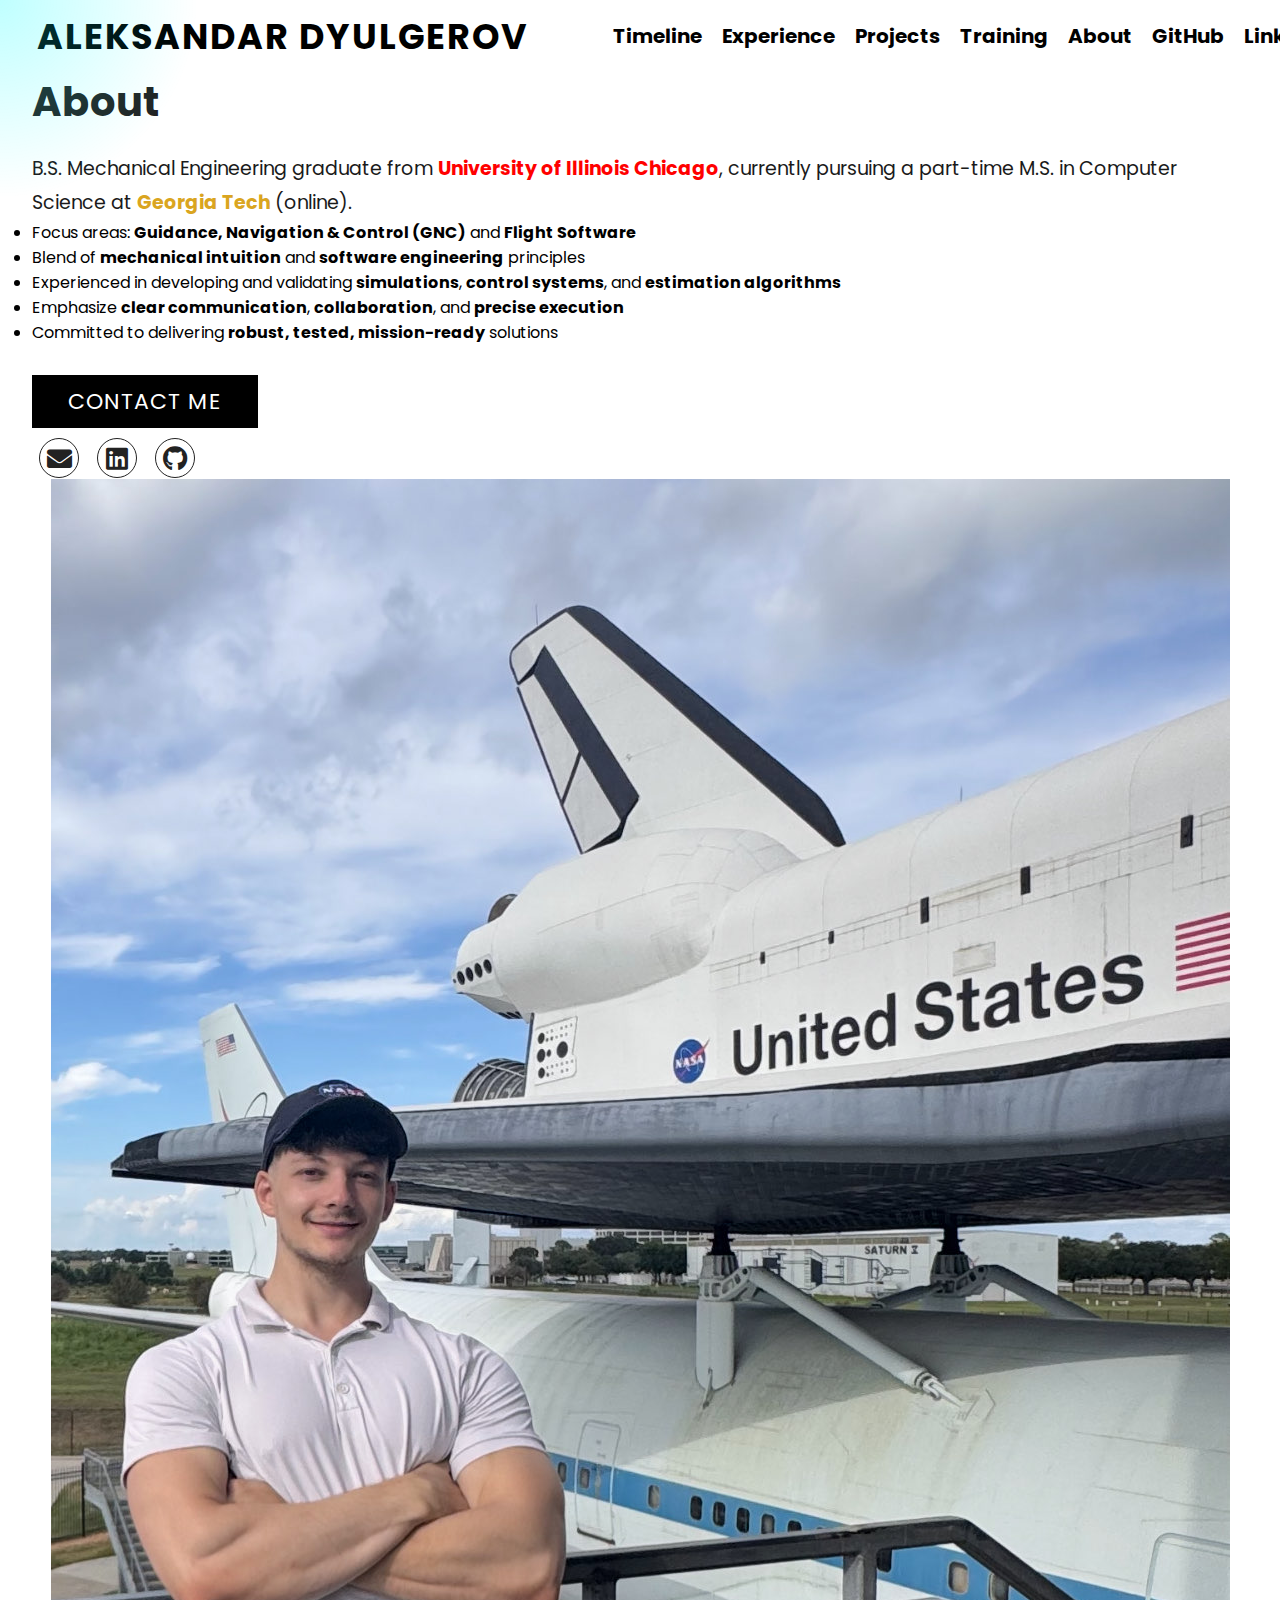
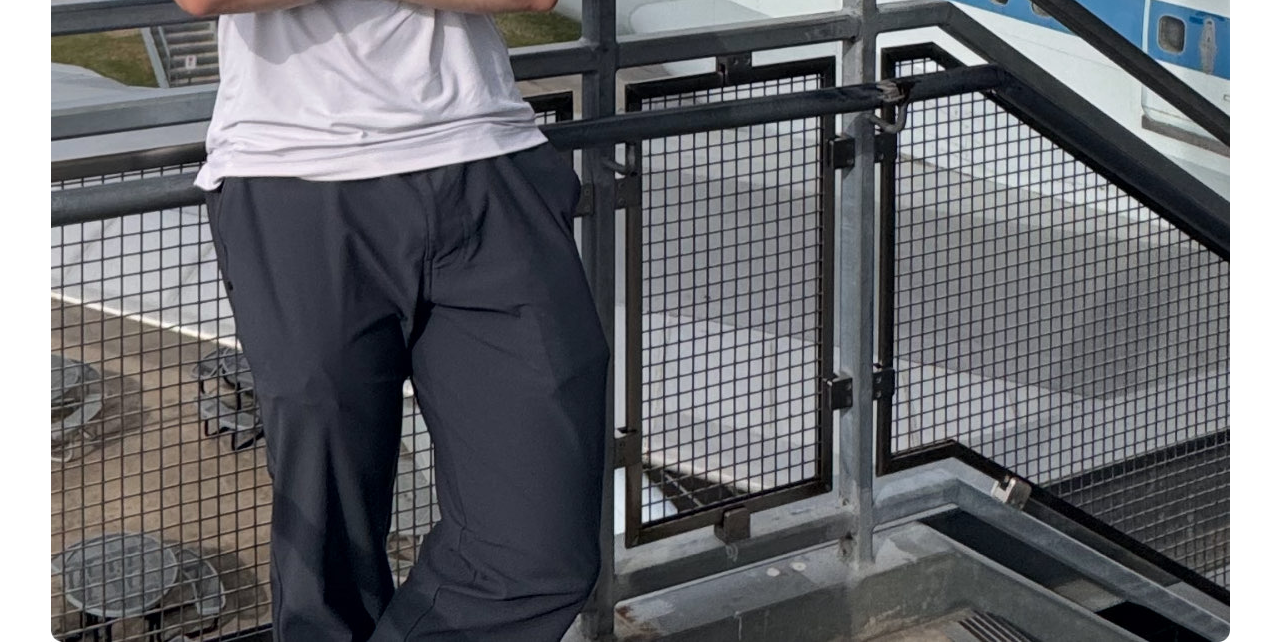
<file: about.html>
<!DOCTYPE html>
<html lang="en">

<head>
    <meta charset="UTF-8" />
    <meta http-equiv="X-UA-Compatible" content="IE=edge" />
    <meta name="viewport" content="width=device-width, initial-scale=1.0" />
    <link href="https://fonts.googleapis.com/css2?family=Poppins" rel="stylesheet" />
    <link href="https://cdn.jsdelivr.net/npm/bootstrap@5.0.2/dist/css/bootstrap.min.css" rel="stylesheet"
        integrity="sha384-EVSTQN3/azprG1Anm3QDgpJLIm9Nao0Yz1ztcQTwFspd3yD65VohhpuuCOmLASjC" crossorigin="anonymous" />
    <link rel="stylesheet" href="https://pro.fontawesome.com/releases/v5.10.0/css/all.css" />
    <link rel="stylesheet" href="style2.css" />
    <title>NAVIGATION</title>
</head>

<div class="custom-cursor"></div>

<body>
    
    <nav>
        <div class="logo">
          <h4>Aleksandar Dyulgerov</h4>
        </div>
        <ul class="nav-links">
          <li><a href="timeline/index.html" target="_blank">Timeline</a></li>
          <li><a href="index.html">Experience</a></li>
          <li><a href="personal_projects.html">Projects</a></li>
          <li><a href="career_programs.html">Training</a></li>
          <li><a href="about.html">About</a></li>
          <li><a href="https://github.com/adyulg" target="_blank">GitHub</a></li>
          <li><a href="https://www.linkedin.com/in/aleksandar-dyulgerov-35434b297/" target="_blank">LinkedIn</a></li>
        </ul>
        <div class="burger">
          <div class="line1"></div>
          <div class="line2"></div>
          <div class="line3"></div>
        </div>
      </nav>

    <div class="wrapper"></div>

    <section>
        <div class="container">
            <div class="row">
                <div class="content col-md-6">
                    <div class="content-inner">
                    <h3>About</h3>
                        <p>
                            B.S. Mechanical Engineering graduate from <span class="uic">University of Illinois Chicago</span>, currently pursuing a part-time M.S. in Computer Science at <span class="gt">Georgia Tech</span> (online).
                        </p>

                        <ul class="intro-list">
                            <li>Focus areas: <span class="highlight">Guidance, Navigation & Control (GNC)</span> and <span class="highlight">Flight Software</span></li>
                            <li>Blend of <span class="highlight">mechanical intuition</span> and <span class="highlight">software engineering</span> principles</li>
                            <li>Experienced in developing and validating <span class="highlight">simulations</span>, <span class="highlight">control systems</span>, and <span class="highlight">estimation algorithms</span></li>
                            <li>Emphasize <span class="highlight">clear communication</span>, <span class="highlight">collaboration</span>, and <span class="highlight">precise execution</span></li>
                            <li>Committed to delivering <span class="highlight">robust, tested, mission-ready</span> solutions</li>
                        </ul>
                    <div class="button">
                        <a href="">Contact Me</a>
                    </div>
                    <div class="social">
                        <a href="mailto:aleks.dyulgerov@outlook.com"><i class="fa fa-envelope"></i></a>
                        <a href="https://www.linkedin.com/in/aleksandar-dyulgerov-35434b297/" target="_blank"><i class="fab fa-linkedin"></i></a>
                        <a href="https://github.com/adyulg3/" target="_blank"><i class="fab fa-github"></i></a>
                    </div>
                </div>
                </div>
                <div class="image-section col-md-6">
                    <img src="./ncas/space_shuttle.jpg" alt="" />
                </div>
            </div>
        </div>
    </section>

    <script src="app.js"></script>
    <script src="https://cdn.jsdelivr.net/npm/bootstrap@5.0.2/dist/js/bootstrap.bundle.min.js"
        integrity="sha384-MrcW6ZMFYlzcLA8Nl+NtUVF0sA7MsXsP1UyJoMp4YLEuNSfAP+JcXn/tWtIaxVXM"
        crossorigin="anonymous"></script>
</body>

</html>
</file>
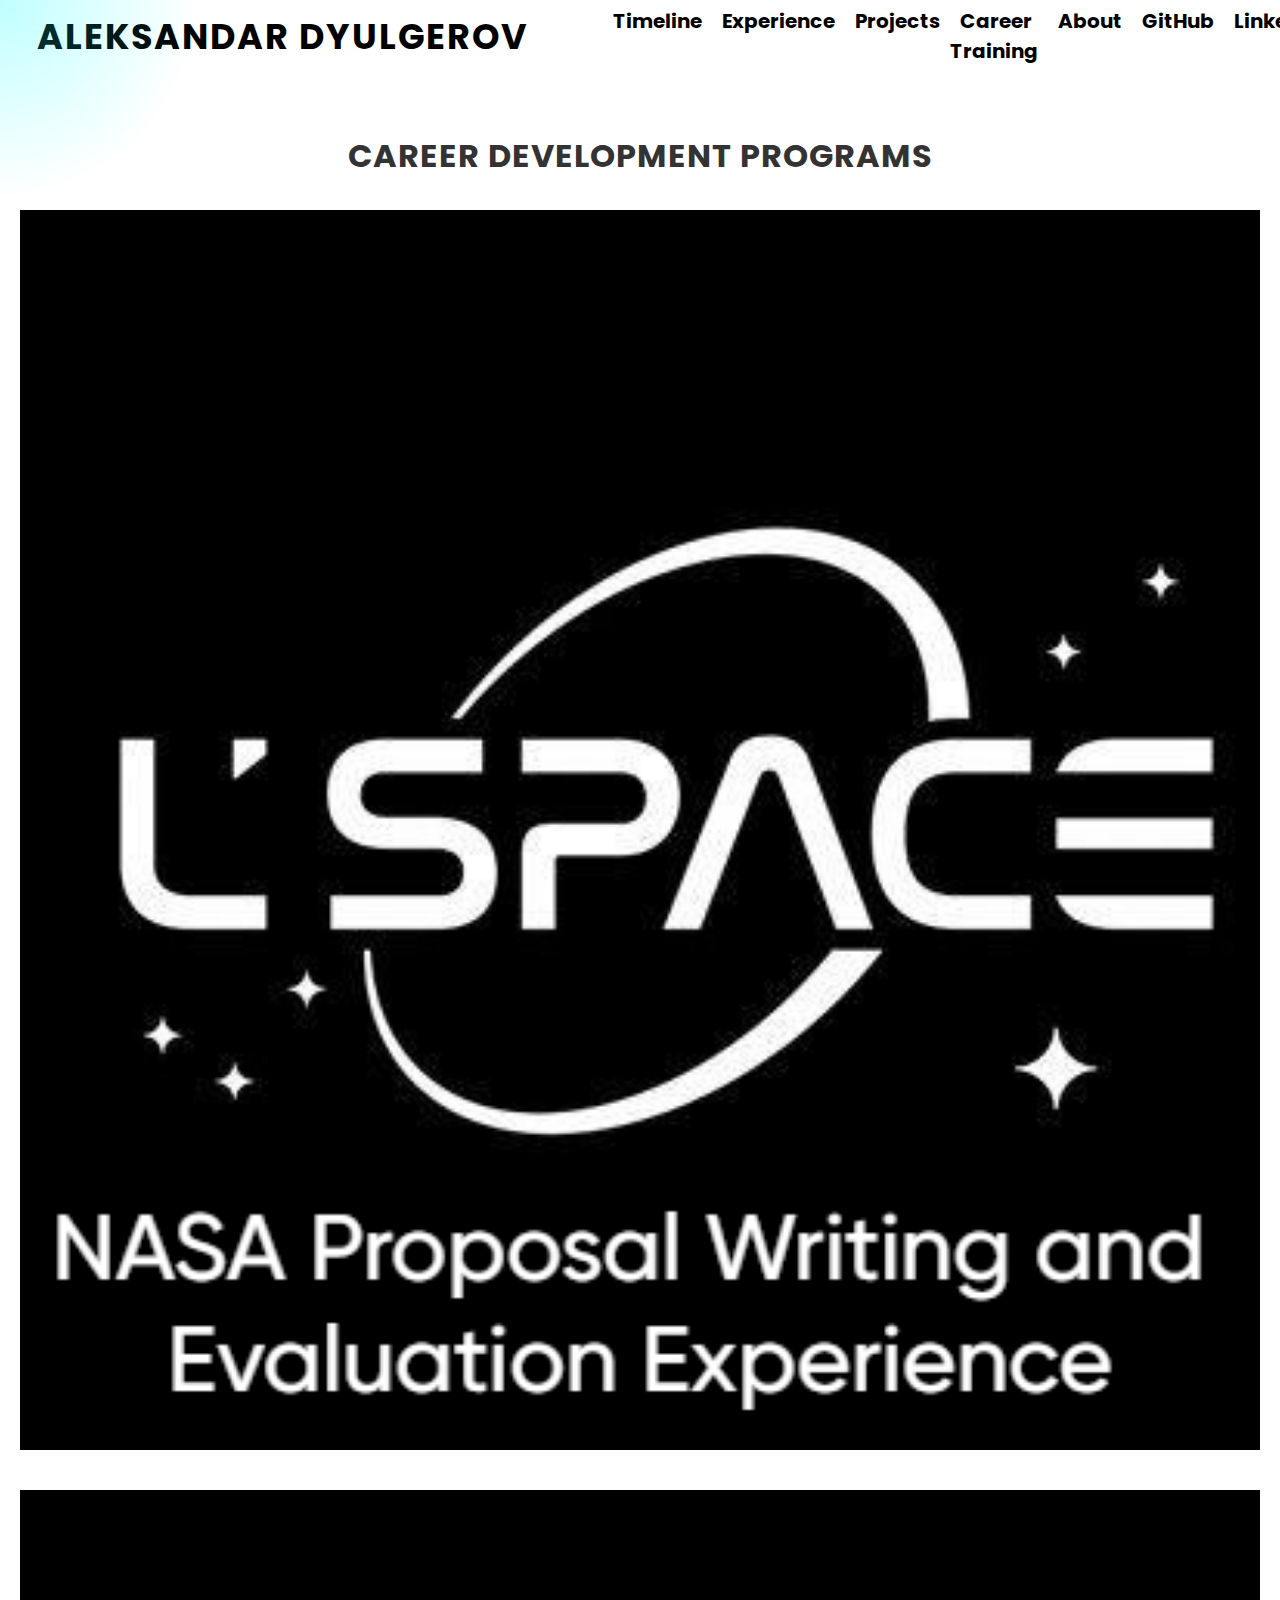
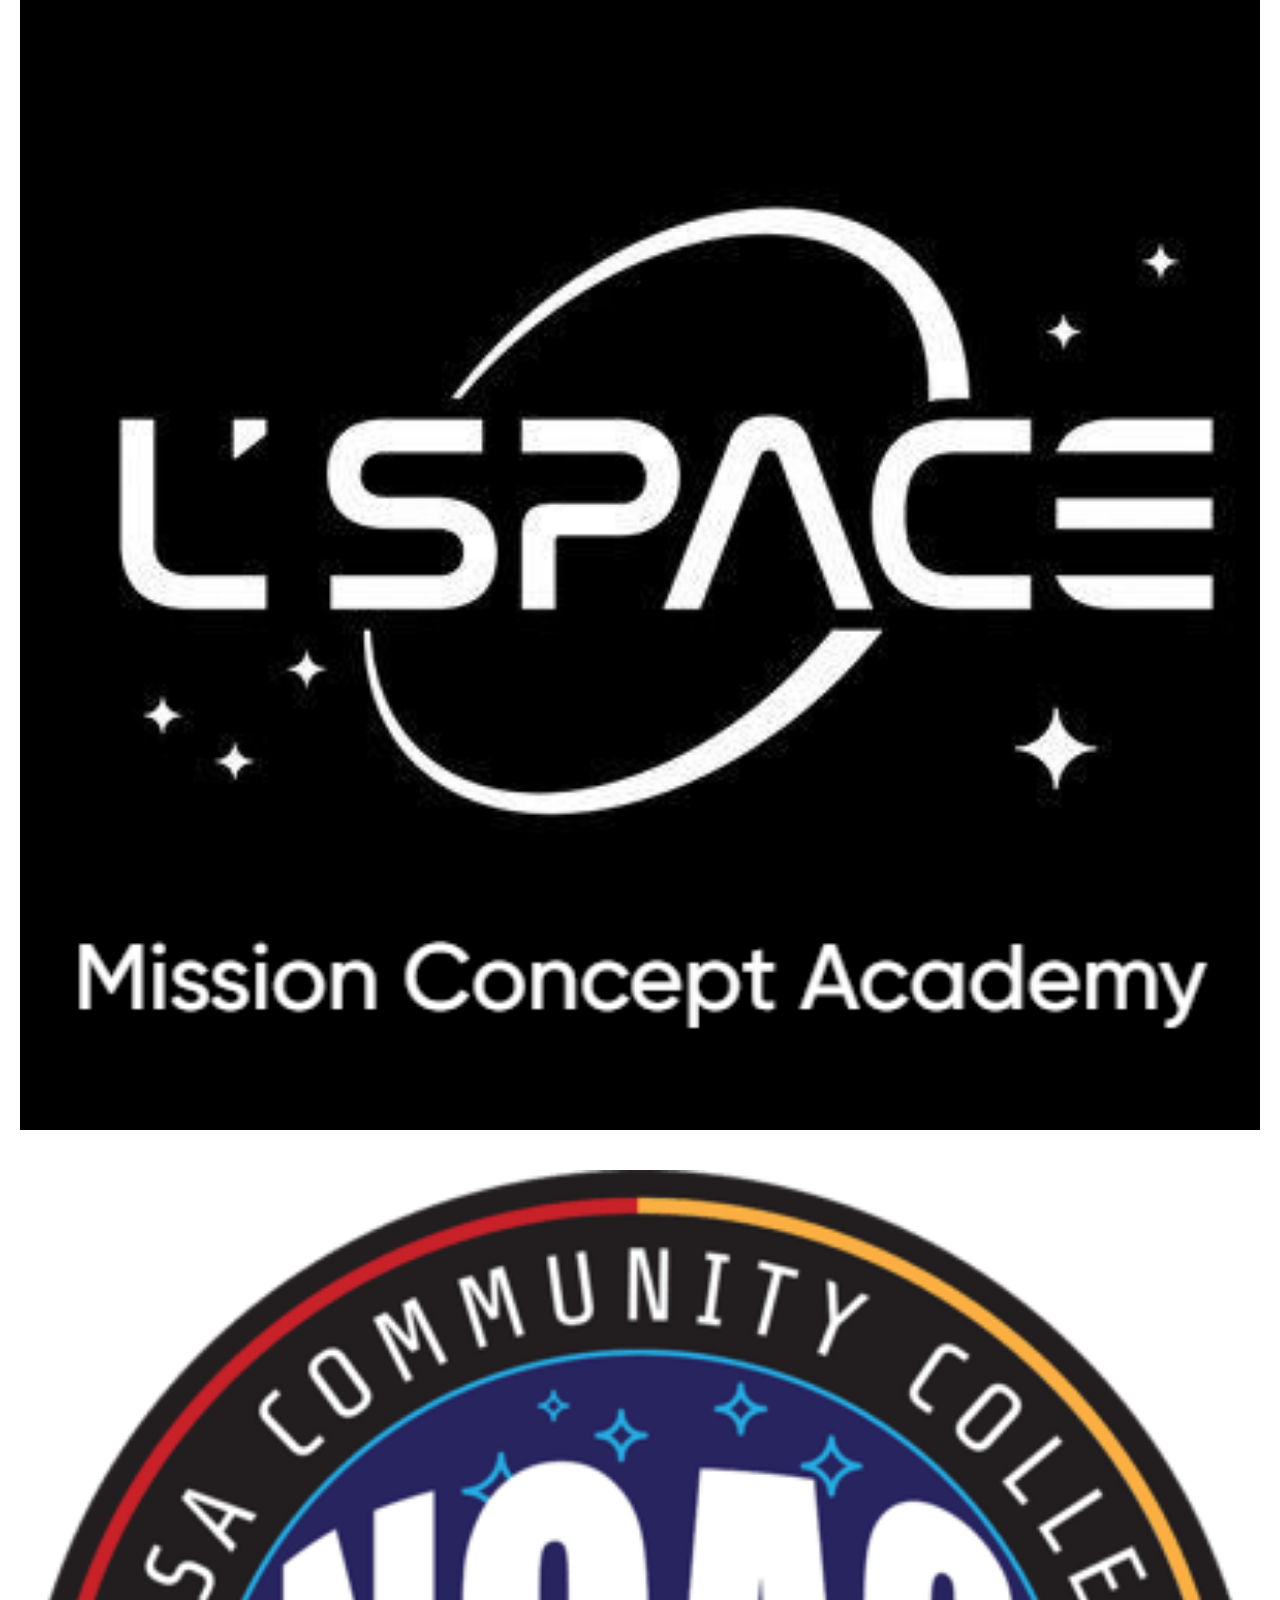
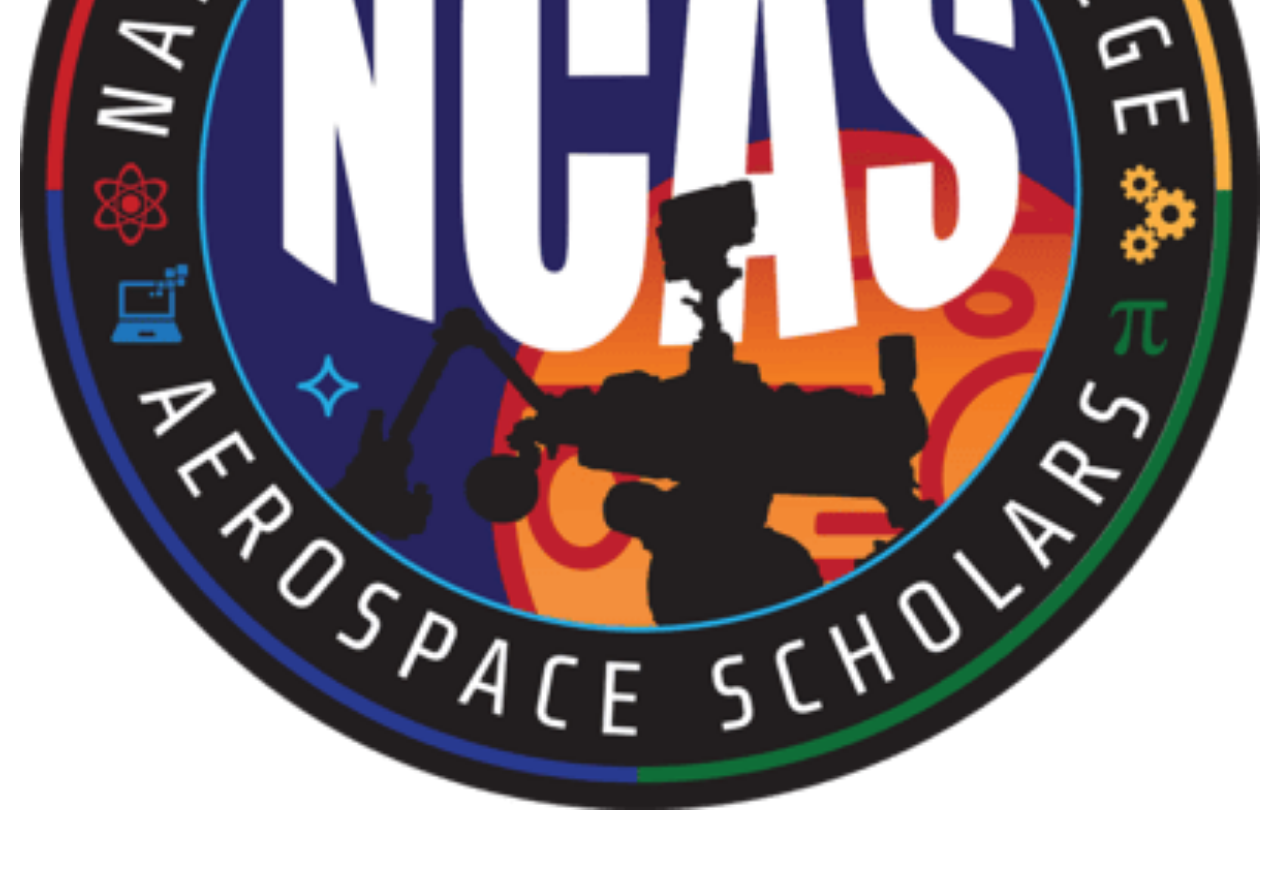
<file: career_programs.html>
<!DOCTYPE html>
<html lang="en">
  <head>
    <meta charset="UTF-8" />
    <meta http-equiv="X-UA-Compatible" content="IE=edge" />
    <meta name="viewport" content="width=device-width, initial-scale=1.0" />
    <link href="https://fonts.googleapis.com/css2?family=Poppins" rel="stylesheet" />
    <link
      href="https://cdn.jsdelivr.net/npm/bootstrap@5.0.2/dist/css/bootstrap.min.css"
      rel="stylesheet"
      integrity="sha384-EVSTQN3/azprG1Anm3QDgpJLIm9Nao0Yz1ztcQTwFspd3yD65VohhpuuCOmLASjC"
      crossorigin="anonymous"
    />
    <link rel="stylesheet" href="style2.css" />
    <title>Career Development Programs</title>
  </head>

  <div class="custom-cursor"></div>

  <body>
    <nav>
      <div class="logo">
        <h4>Aleksandar Dyulgerov</h4>
      </div>
      <ul class="nav-links">
        <li><a href="timeline/index.html" target="_blank">Timeline</a></li>
        <li><a href="index.html">Experience</a></li>
        <li><a href="personal_projects.html">Projects</a></li>
        <li><a href="#">Career Training</a></li>
        <li><a href="about.html">About</a></li>
        <li><a href="https://github.com/adyulg" target="_blank">GitHub</a></li>
        <li><a href="https://www.linkedin.com/in/aleksandar-dyulgerov-35434b297/" target="_blank">LinkedIn</a></li>
      </ul>
      <div class="burger">
        <div class="line1"></div>
        <div class="line2"></div>
        <div class="line3"></div>
      </div>
    </nav>

    <!-- CAREER DEVELOPMENT PROGRAMS -->
    <div class="section-header container">
      <h2>Career Development Programs</h2>
    </div>
    <div class="img-area container">
      <div class="row">
        <div class="single-img col-sm-4">
          <div class="single-img-no-padding">
            <img src="ncas/LSPACE_NPWEE.jpg" class="img" />
            <div class="img-overlay">
              <div class="text-area">
                L'Space NPWEE <br />
                <span>Fall 2022</span>
              </div>
            </div>
          </div>
        </div>

        <div class="single-img col-sm-4">
          <div class="single-img-no-padding">
            <img src="ncas/LSPACE_MCA.jpg" class="img" />
            <div class="img-overlay">
              <div class="text-area">
                L'Space MCA <br />
                <span>Spring 2022</span>
              </div>
            </div>
          </div>
        </div>

        <div class="single-img col-sm-4">
          <div class="single-img-no-padding">
            <img src="ncas/ncas_resized.png" class="img" />
            <div class="img-overlay">
              <div class="text-area">
                NASA Community College Aerospace Scholars <br />
                <span>Spring & Fall 2021</span>
              </div>
            </div>
          </div>
        </div>
      </div>
    </div>

    <script src="app.js"></script>
    <script
      src="https://cdn.jsdelivr.net/npm/bootstrap@5.0.2/dist/js/bootstrap.bundle.min.js"
      integrity="sha384-MrcW6ZMFYlzcLA8Nl+NtUVF0sA7MsXsP1UyJoMp4YLEuNSfAP+JcXn/tWtIaxVXM"
      crossorigin="anonymous"
    ></script>
  </body>
</html>
</file>
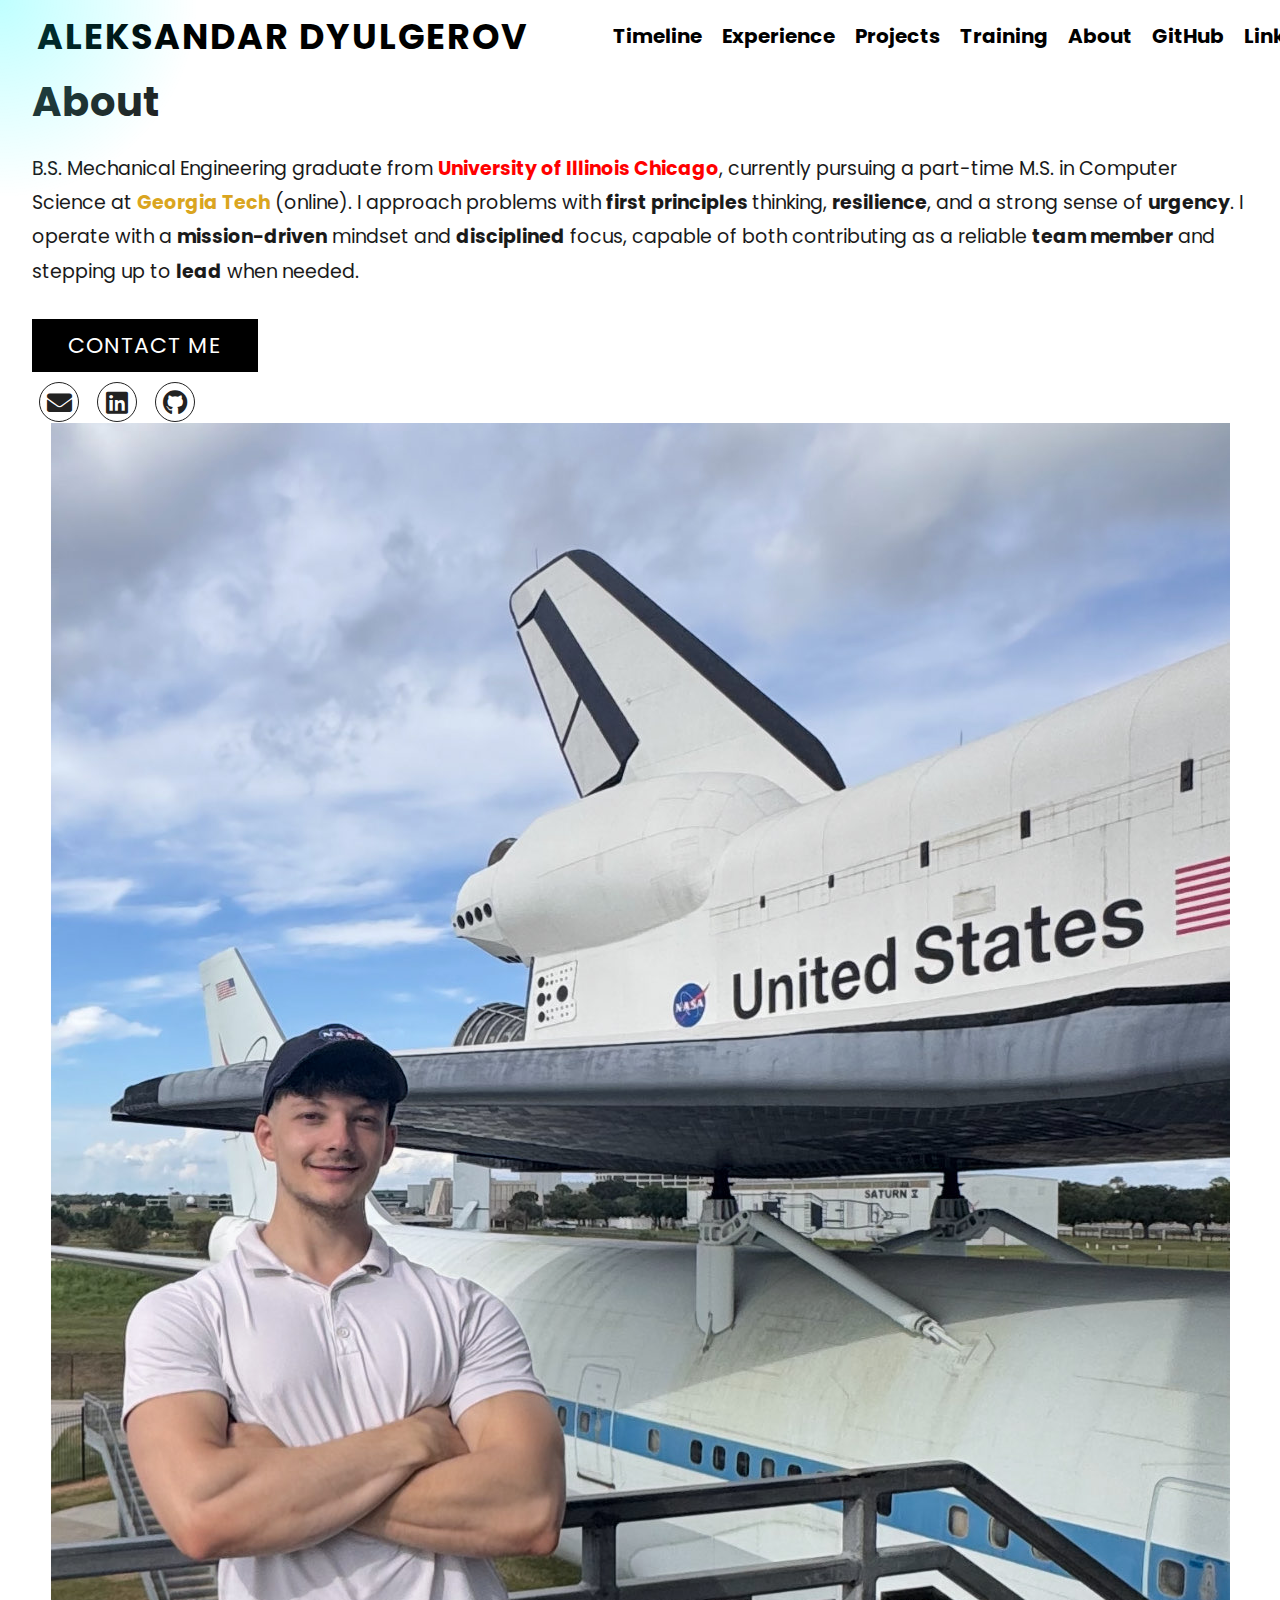
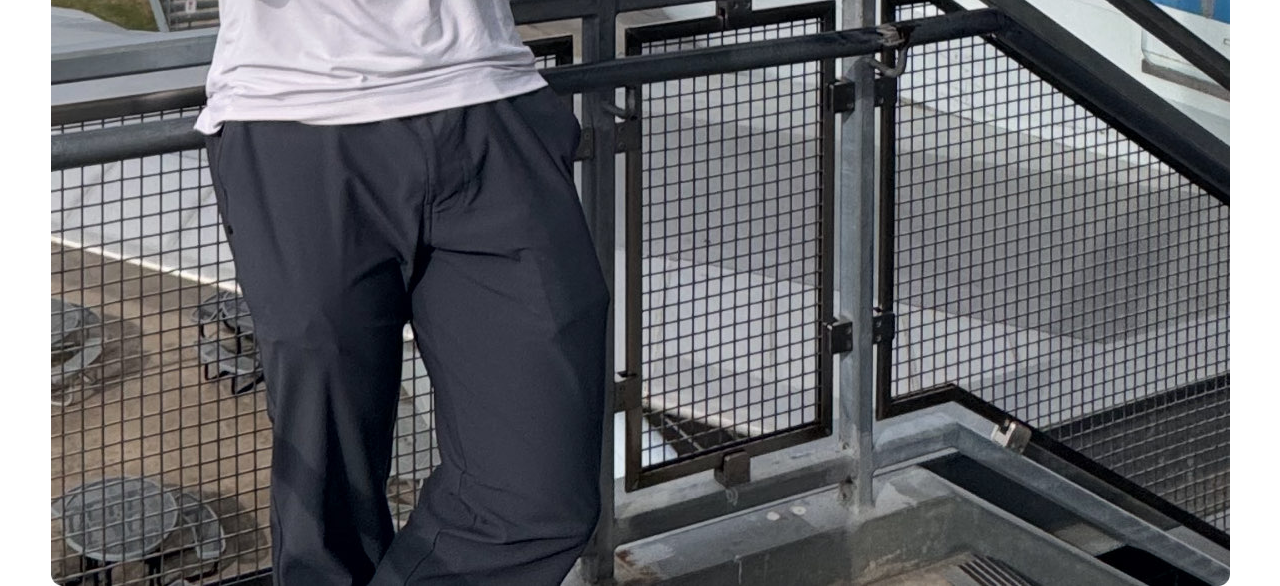
<file: myWeb/about.html>
<!DOCTYPE html>
<html lang="en">

<head>
    <meta charset="UTF-8" />
    <meta http-equiv="X-UA-Compatible" content="IE=edge" />
    <meta name="viewport" content="width=device-width, initial-scale=1.0" />
    <link href="https://fonts.googleapis.com/css2?family=Poppins" rel="stylesheet" />
    <link href="https://cdn.jsdelivr.net/npm/bootstrap@5.0.2/dist/css/bootstrap.min.css" rel="stylesheet"
        integrity="sha384-EVSTQN3/azprG1Anm3QDgpJLIm9Nao0Yz1ztcQTwFspd3yD65VohhpuuCOmLASjC" crossorigin="anonymous" />
    <link rel="stylesheet" href="https://pro.fontawesome.com/releases/v5.10.0/css/all.css" />
    <link rel="stylesheet" href="style.css" />
    <title>NAVIGATION</title>
</head>

<div class="custom-cursor"></div>

<body>
    
    <nav>
        <div class="logo">
          <h4>Aleksandar Dyulgerov</h4>
        </div>
        <ul class="nav-links">
          <li><a href="timeline/index.html">Timeline</a></li>
          <li><a href="index.html">Experience</a></li>
          <li><a href="personal_projects.html">Projects</a></li>
          <li><a href="career_programs.html">Training</a></li>
          <li><a href="about.html">About</a></li>
          <li><a href="https://github.com/adyulg" target="_blank">GitHub</a></li>
          <li><a href="https://www.linkedin.com/in/aleksandar-dyulgerov-35434b297/" target="_blank">LinkedIn</a></li>
        </ul>
        <div class="burger">
          <div class="line1"></div>
          <div class="line2"></div>
          <div class="line3"></div>
        </div>
      </nav>

    <div class="wrapper"></div>

    <section>
        <div class="container">
            <div class="row">
                <div class="content col-md-6">
                    <div class="content-inner">
                    <h3>About</h3>
                    <p>
                        B.S. Mechanical Engineering graduate from <span class="uic">University of Illinois Chicago</span>, currently pursuing a part-time M.S. in Computer Science at <span class="gt">Georgia Tech</span> (online). I approach problems with <span class="highlight"> first principles </span> thinking, <span class="highlight">resilience</span>, and a strong sense of <span class="highlight">urgency</span>. I operate with a <span class="highlight"> mission-driven</span> mindset and <span class="highlight">disciplined</span> focus, capable of both contributing as a reliable <span class="highlight">team member</span> and stepping up to <span class="highlight">lead</span> when needed.
                    </p>
                    <div class="button">
                        <a href="">Contact Me</a>
                    </div>
                    <div class="social">
                        <a href="mailto:aleks.dyulgerov@outlook.com"><i class="fa fa-envelope"></i></a>
                        <a href="https://www.linkedin.com/in/aleksandar-dyulgerov-35434b297/" target="_blank"><i class="fab fa-linkedin"></i></a>
                        <a href="https://github.com/adyulg" target="_blank"><i class="fab fa-github"></i></a>
                    </div>
                </div>
                </div>
                <div class="image-section col-md-6">
                    <img src="./ncas/space_shuttle.jpg" alt="" />
                </div>
            </div>
        </div>
    </section>

    <script src="app.js"></script>
    <script src="https://cdn.jsdelivr.net/npm/bootstrap@5.0.2/dist/js/bootstrap.bundle.min.js"
        integrity="sha384-MrcW6ZMFYlzcLA8Nl+NtUVF0sA7MsXsP1UyJoMp4YLEuNSfAP+JcXn/tWtIaxVXM"
        crossorigin="anonymous"></script>
</body>

</html>
</file>
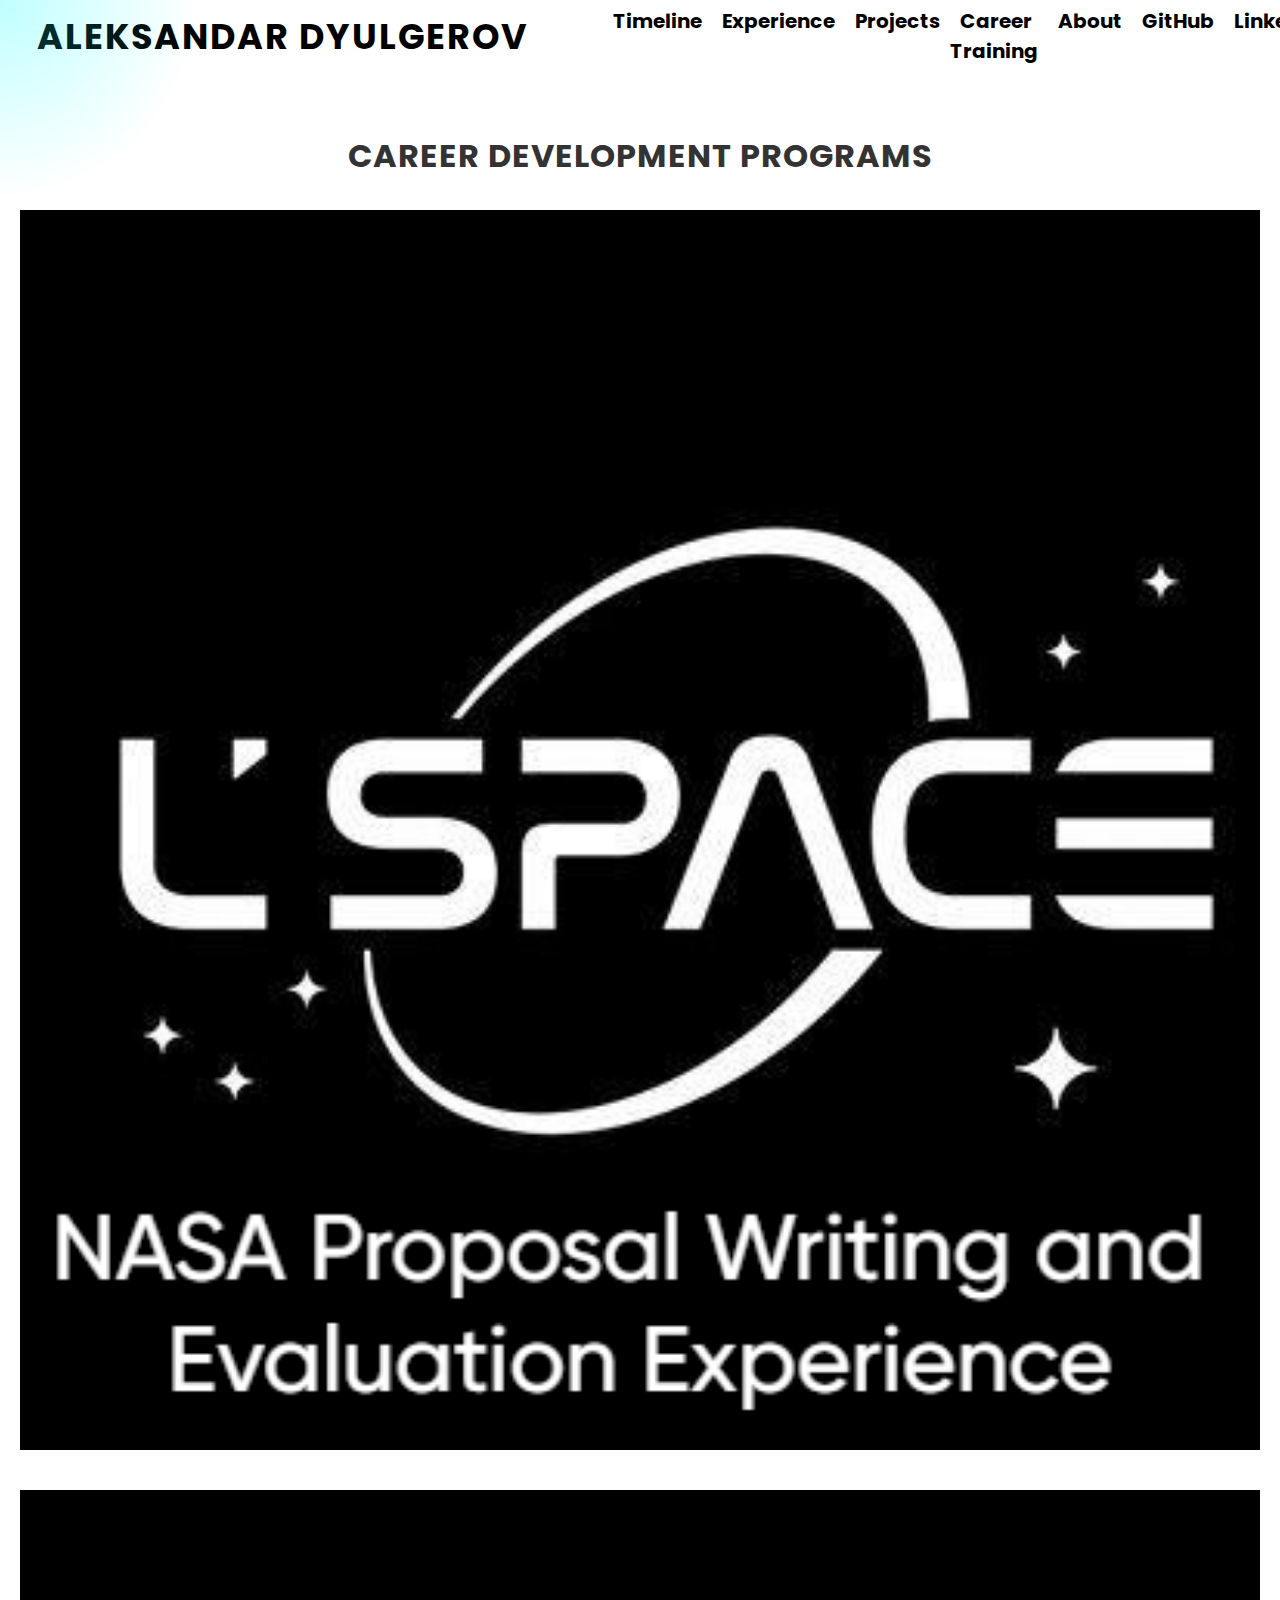
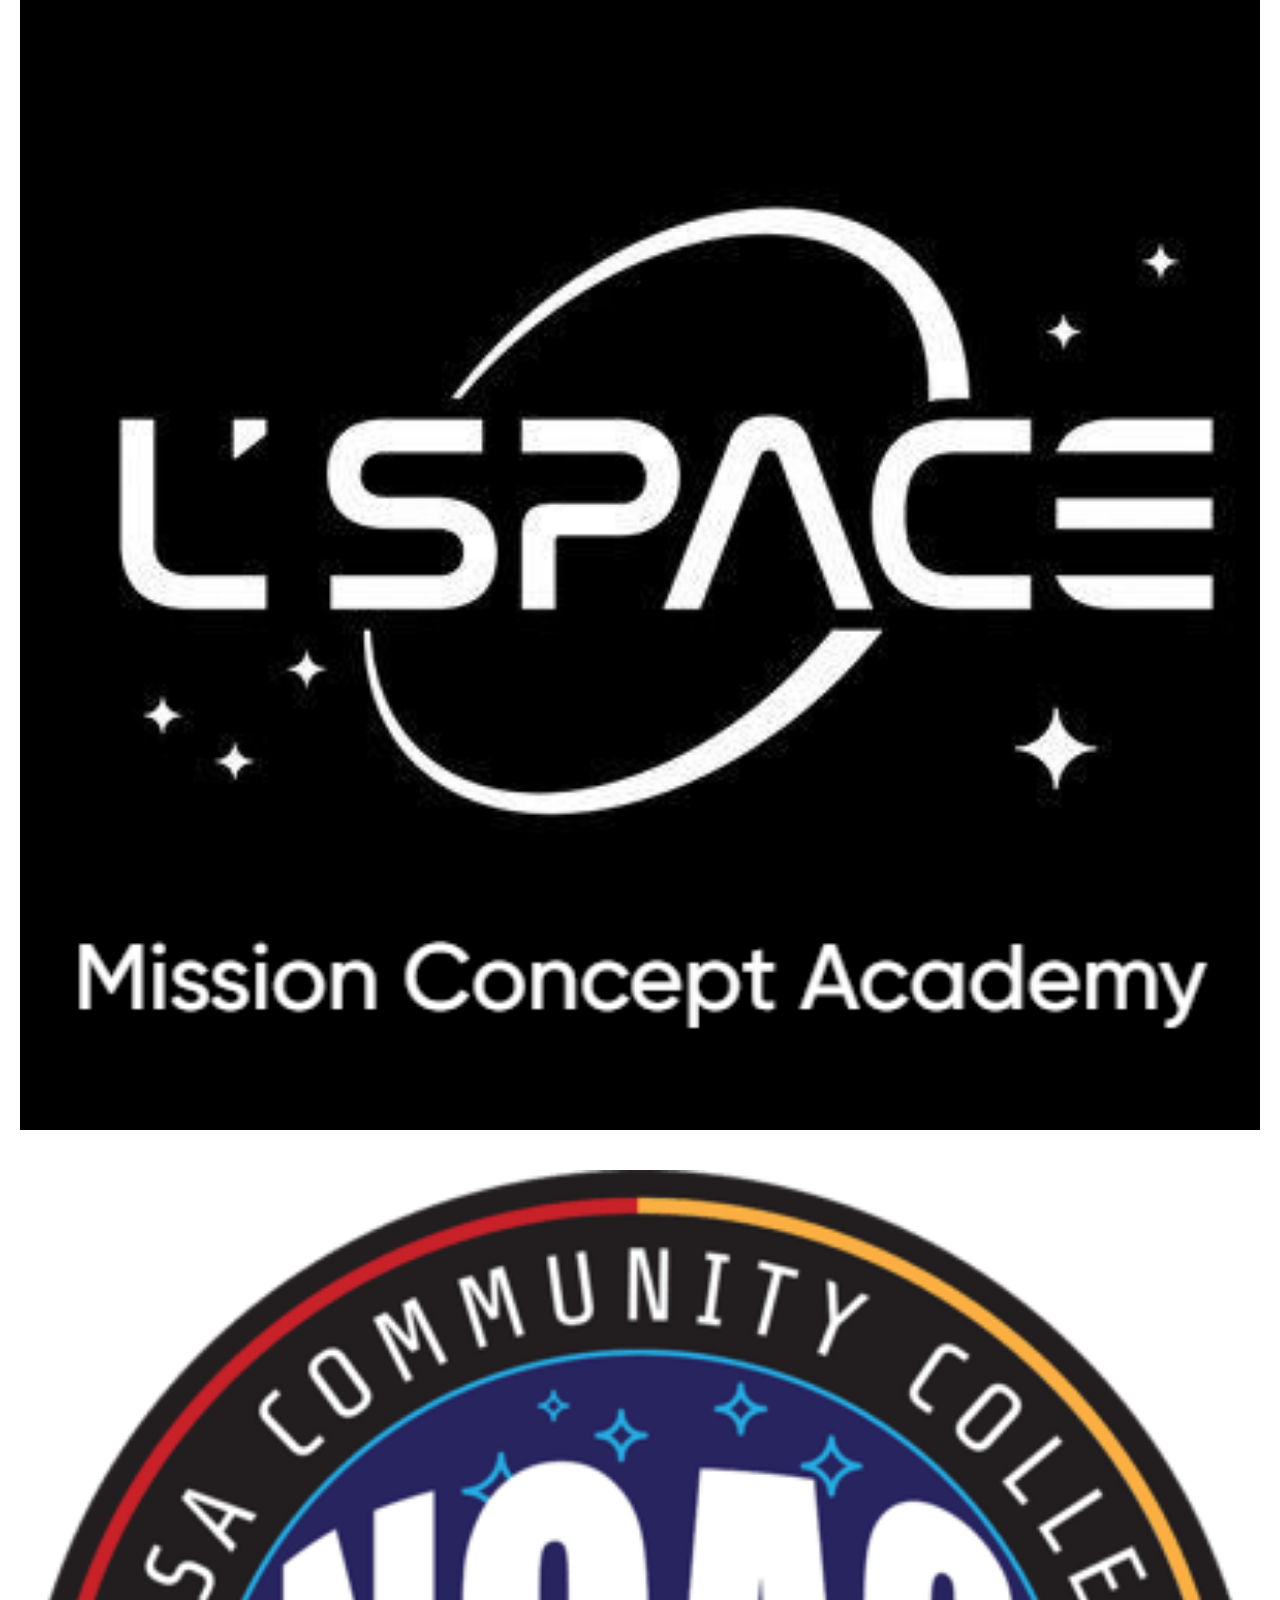
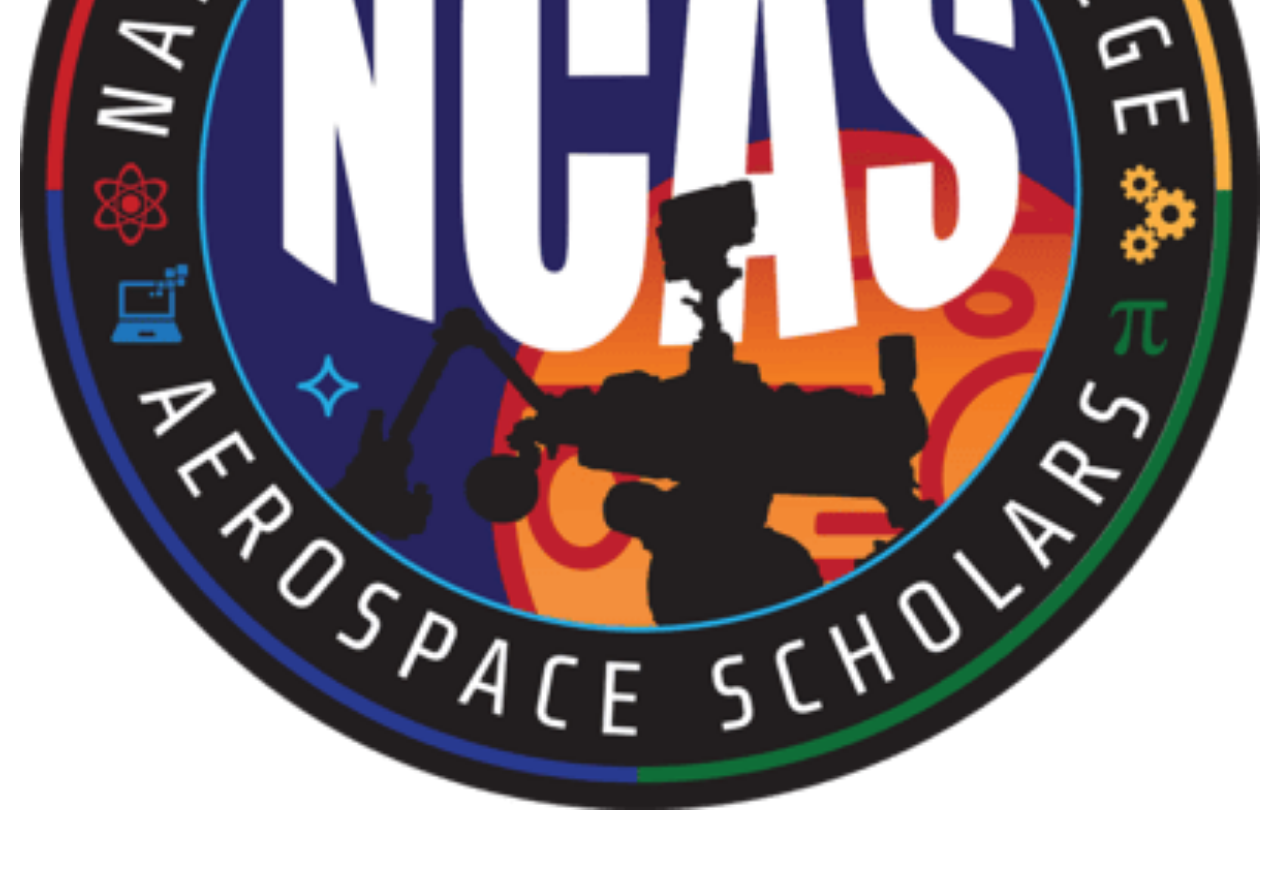
<file: myWeb/career_programs.html>
<!DOCTYPE html>
<html lang="en">
  <head>
    <meta charset="UTF-8" />
    <meta http-equiv="X-UA-Compatible" content="IE=edge" />
    <meta name="viewport" content="width=device-width, initial-scale=1.0" />
    <link href="https://fonts.googleapis.com/css2?family=Poppins" rel="stylesheet" />
    <link
      href="https://cdn.jsdelivr.net/npm/bootstrap@5.0.2/dist/css/bootstrap.min.css"
      rel="stylesheet"
      integrity="sha384-EVSTQN3/azprG1Anm3QDgpJLIm9Nao0Yz1ztcQTwFspd3yD65VohhpuuCOmLASjC"
      crossorigin="anonymous"
    />
    <link rel="stylesheet" href="style.css" />
    <title>Career Development Programs</title>
  </head>

  <div class="custom-cursor"></div>

  <body>
    <nav>
      <div class="logo">
        <h4>Aleksandar Dyulgerov</h4>
      </div>
      <ul class="nav-links">
        <li><a href="timeline/index.html">Timeline</a></li>
        <li><a href="index.html">Experience</a></li>
        <li><a href="personal_projects.html">Projects</a></li>
        <li><a href="#">Career Training</a></li>
        <li><a href="about.html">About</a></li>
        <li><a href="https://github.com/adyulg" target="_blank">GitHub</a></li>
        <li><a href="https://www.linkedin.com/in/aleksandar-dyulgerov-35434b297/" target="_blank">LinkedIn</a></li>
      </ul>
      <div class="burger">
        <div class="line1"></div>
        <div class="line2"></div>
        <div class="line3"></div>
      </div>
    </nav>

    <!-- CAREER DEVELOPMENT PROGRAMS -->
    <div class="section-header container">
      <h2>Career Development Programs</h2>
    </div>
    <div class="img-area container">
      <div class="row">
        <div class="single-img col-sm-4">
          <div class="single-img-no-padding">
            <img src="ncas/LSPACE_NPWEE.jpg" class="img" />
            <div class="img-overlay">
              <div class="text-area">
                L'Space NPWEE <br />
                <span>Fall 2022</span>
              </div>
            </div>
          </div>
        </div>

        <div class="single-img col-sm-4">
          <div class="single-img-no-padding">
            <img src="ncas/LSPACE_MCA.jpg" class="img" />
            <div class="img-overlay">
              <div class="text-area">
                L'Space MCA <br />
                <span>Spring 2022</span>
              </div>
            </div>
          </div>
        </div>

        <div class="single-img col-sm-4">
          <div class="single-img-no-padding">
            <img src="ncas/ncas_resized.png" class="img" />
            <div class="img-overlay">
              <div class="text-area">
                NASA Community College Aerospace Scholars <br />
                <span>Spring & Fall 2021</span>
              </div>
            </div>
          </div>
        </div>
      </div>
    </div>

    <script src="app.js"></script>
    <script
      src="https://cdn.jsdelivr.net/npm/bootstrap@5.0.2/dist/js/bootstrap.bundle.min.js"
      integrity="sha384-MrcW6ZMFYlzcLA8Nl+NtUVF0sA7MsXsP1UyJoMp4YLEuNSfAP+JcXn/tWtIaxVXM"
      crossorigin="anonymous"
    ></script>
  </body>
</html>
</file>
<file: style2.css>
*{
    margin: 0px;
    padding: 0px;
    box-sizing: border-box;
    font-family: 'Poppins', sans-serif;
    /* line-height: 1; */
}

nav{
    display: flex;
    justify-content: space-around;
    align-items: center;
    min-height: 8vh;
    background-color: #ffffff;
    font-family: 'Poppins', sans-serif;
}

.logo h4{
    color: rgb(0, 0, 0);
    text-transform: uppercase;
    letter-spacing: 2px;
    font-size: 35px;
}

.logo h4:hover {
    color: rgb(0, 139, 139);
    transition: color 0.3s ease;
  }

.nav-links{
    display: flex;
    justify-content: space-around;
    width: 50%;
}

.nav-links li{
    list-style: none;
}

.nav-links a{
    color: rgb(0, 0, 0);
    text-decoration: none;
    letter-spacing: none;
    font-weight: bold;
    font-size: 20px;
    padding: 0 10px;
}

.burger{
    display: none;
    cursor: pointer;
}

.burger div{
    width: 25px;
    height: 2px;
    background-color: rgb(0, 0, 0);
    margin: 5px;
    transition: all 0.3s ease;
}

@media screen and (max-width: 1024px){
    .nav-links{
        width: 60%;
    }
}

@media screen and (max-width: 768px){
    body{
        overflow-x: hidden;
    }
    .nav-links{
        position: absolute;
        right: 0px;
        height: 92vh;
        top: 8vh;
        background-color: #ffffff;
        display: flex;
        flex-direction: column;
        align-items: center;
        width: 100%;
        transform: translateX(100%);
        transition: transform 0.8s ease-in;
    }
    .nav-links li{
        opacity: 0;
    }
    .burger{
        display: block;
    }
}

.nav-active{
    transform: translateX(0%);
}

@keyframes navLinkFade{
    from{
        opacity: 0;
        transform: translateX(50px);
    }
    to{
        opacity: 1;
        transform: translateX(0px);
    }
}

.toggle .line1{
    transform: rotate(-45deg) translate(-5px,6px);
}

.toggle .line2{
    opacity: 0;
}

.toggle .line3{
    transform: rotate(45deg) translate(-5px,-6px);
}

.img-area{
    width: 100%;
    /* margin: 10% auto; */

    /* top, right, bottom, left */
    margin: -20px auto 40px auto;
}

.single-img{
    padding: 20px;
    position: relative;
}

.img {
    width: 100%;
    aspect-ratio: 1 / 1;  /* forces square */
    object-fit: cover;    /* ensures the image fills the square, cropping if needed */
    display: block;
}


.img-overlay{
    position: absolute;
    bottom: 0;
    left: 0;
    right: 0;
    background-color: #ffffff;
    overflow: hidden;
    width: 100%;
    height: 0;
    transition: 0.8s ease;
    text-align: center;
}

/* .single-img-no-padding {
    position: relative;
} */

/* Force square container using aspect-ratio */
.single-img-no-padding {
    position: relative;
    width: 100%;
    aspect-ratio: 1 / 1;   /* <-- Keeps it a square */
    overflow: hidden;
 }
  
/* Make image fill the square and crop it */
.single-img-no-padding img {
    width: 100%;
    height: 100%;
    object-fit: cover;
    object-position: center;
    display: block;
}

.single-img-no-padding:hover .img-overlay{
    height: 100%;
}

.text-area{
    position: absolute;
    top: 50%;
    left: 50%;
    transform: translate(-50%, -50%);
    color: rgb(0, 0, 0);
    text-align: center;
    font-size: 20px;
    font-family: Poppins;
    text-transform: uppercase;
    letter-spacing: 2px;
    font-weight: bold;
}

.text-area span{
    font-weight: 300;
}

.disable-hover {
    pointer-events: none;
}

.disable-hover .img-overlay {
    height: 0 !important;
}

body.no-scroll {
    overflow: hidden;
}

.section-header {
    margin-top: 60px;
    margin-bottom: 30px;
    text-align: center;
  }
  
.section-header h2 {
font-family: 'Poppins', sans-serif;
font-size: 2rem;
font-weight: bold;
text-transform: uppercase;
letter-spacing: 1px;
color: #333;
}

.custom-cursor {
    position: fixed;
    top: 0;
    left: 0;
    width: 400px;
    height: 400px;
    border-radius: 50%;
    background: radial-gradient(
        circle,
        rgba(0, 255, 255, 0.25) 0%,      /* red center */
        rgba(255, 255, 255, 0) 70%     /* transparent white edge */
    );
    pointer-events: none;
    transform: translate(-50%, -50%);
    transition: transform 0.1s ease;
    z-index: 9999;
}



.about-me {
    width: 100%;
}

.about-me h1 {
    font-size: 40px;
    color: #2b9ec2;
    text-transform: uppercase;
    letter-spacing: 1.5px;
    margin-top: 50px;
}

.about-me h1::after {
    content: "";
    height: 5px;
    width: 200px;
    background-color: #2b9ec2;
    border-radius: 10px;
    display: block;
    margin: auto;
}

.content {
    display: flex;
    flex-direction: column;
    align-items: center;
    justify-content: center;
    padding: 0 2em;
}

.content h3 {
    color: #222;
    letter-spacing: 1px;
    font-size: 40px;
}

.content p {
    font-family: 'Poppins', sans-serif;
    font-size: 19px;
    color: #1a1a1a;
    margin-top: 20px;
    line-height: 1.8;
}

.content .button {
    margin-top: 40px;
}

.content .button a {
    color: #fff;
    background-color: #000000;
    border: 1px solid #000000;
    padding: 10px 35px;
    text-decoration: none;
    letter-spacing: 1px;
    font-size: 22px;
    text-transform: uppercase;
}

.content .button a:hover {
    background-color: #fff;
    color: #000000;
}

.content .social {
    margin: 20px 0px 0px 0px;
}

.content .social a {
    text-decoration: none;
    color: #222;
    font-size: 25px;
    padding: 0px 7px;
}

.content .social a:hover {
    color: #8f8f8f;
    transition: 0.8s ease;
}

.content .social i {
    height: 40px;
    width: 40px;
    background-color: #fff;
    border: 1px solid #222;
    border-radius: 50%;
    text-align: center;
    line-height: 40px;
}

.image-section {
    display: flex;
    flex-direction: column;
    align-items: center;
    justify-content: center;
}

.image-section img {
    max-width: 100%;
    height: auto;
    width: auto;
}

@media screen and (max-width: 900px) {
    .about-me {
        width: 100%;
        padding-top: 20px;
    }

    .about-me h1 {
        font-size: 32px;
    }

    .content {
        width: 100%;
        float: none;
    }

    .content .button {
        margin-top: 10px;
    }

    .content .button a {
        padding: 8px 25px;
    }

    .content .social {
        margin-top: 30px;
    }

    .content .social a {
        font-size: 21px;
    }

    .image-section {
        float: none;
        width: 100%;
        margin-top: 25px;
    }
}

.uic {
    color: red;
    font-weight: bold;
    /* text-shadow: -1px -1px 0 #000, 1px -1px 0 #000, -1px 1px 0 #000, 1px 1px 0 #000; */
}

.gt {
    color: goldenrod;
    font-weight: bold;
    /* text-shadow: -1px -1px 0 #000, 1px -1px 0 #000, -1px 1px 0 #000, 1px 1px 0 #000; */
}

.highlight {
    font-weight: bold;
}
</file>
<file: myWeb/style.css>
*{
    margin: 0px;
    padding: 0px;
    box-sizing: border-box;
    font-family: 'Poppins', sans-serif;
    /* line-height: 1; */
}

nav{
    display: flex;
    justify-content: space-around;
    align-items: center;
    min-height: 8vh;
    background-color: #ffffff;
    font-family: 'Poppins', sans-serif;
}

.logo h4{
    color: rgb(0, 0, 0);
    text-transform: uppercase;
    letter-spacing: 2px;
    font-size: 35px;
}

.logo h4:hover {
    color: rgb(0, 139, 139);
    transition: color 0.3s ease;
  }

.nav-links{
    display: flex;
    justify-content: space-around;
    width: 50%;
}

.nav-links li{
    list-style: none;
}

.nav-links a{
    color: rgb(0, 0, 0);
    text-decoration: none;
    letter-spacing: none;
    font-weight: bold;
    font-size: 20px;
    padding: 0 10px;
}

.burger{
    display: none;
    cursor: pointer;
}

.burger div{
    width: 25px;
    height: 2px;
    background-color: rgb(0, 0, 0);
    margin: 5px;
    transition: all 0.3s ease;
}

@media screen and (max-width: 1024px){
    .nav-links{
        width: 60%;
    }
}

@media screen and (max-width: 768px){
    body{
        overflow-x: hidden;
    }
    .nav-links{
        position: absolute;
        right: 0px;
        height: 92vh;
        top: 8vh;
        background-color: #ffffff;
        display: flex;
        flex-direction: column;
        align-items: center;
        width: 100%;
        transform: translateX(100%);
        transition: transform 0.8s ease-in;
    }
    .nav-links li{
        opacity: 0;
    }
    .burger{
        display: block;
    }
}

.nav-active{
    transform: translateX(0%);
}

@keyframes navLinkFade{
    from{
        opacity: 0;
        transform: translateX(50px);
    }
    to{
        opacity: 1;
        transform: translateX(0px);
    }
}

.toggle .line1{
    transform: rotate(-45deg) translate(-5px,6px);
}

.toggle .line2{
    opacity: 0;
}

.toggle .line3{
    transform: rotate(45deg) translate(-5px,-6px);
}

.img-area{
    width: 100%;
    /* margin: 10% auto; */

    /* top, right, bottom, left */
    margin: -20px auto 40px auto;
}

.single-img{
    padding: 20px;
    position: relative;
}

.img {
    width: 100%;
    aspect-ratio: 1 / 1;  /* forces square */
    object-fit: cover;    /* ensures the image fills the square, cropping if needed */
    display: block;
}


.img-overlay{
    position: absolute;
    bottom: 0;
    left: 0;
    right: 0;
    background-color: #ffffff;
    overflow: hidden;
    width: 100%;
    height: 0;
    transition: 0.8s ease;
    text-align: center;
}

/* .single-img-no-padding {
    position: relative;
} */

/* Force square container using aspect-ratio */
.single-img-no-padding {
    position: relative;
    width: 100%;
    aspect-ratio: 1 / 1;   /* <-- Keeps it a square */
    overflow: hidden;
 }
  
/* Make image fill the square and crop it */
.single-img-no-padding img {
    width: 100%;
    height: 100%;
    object-fit: cover;
    object-position: center;
    display: block;
}

.single-img-no-padding:hover .img-overlay{
    height: 100%;
}

.text-area{
    position: absolute;
    top: 50%;
    left: 50%;
    transform: translate(-50%, -50%);
    color: rgb(0, 0, 0);
    text-align: center;
    font-size: 20px;
    font-family: Poppins;
    text-transform: uppercase;
    letter-spacing: 2px;
    font-weight: bold;
}

.text-area span{
    font-weight: 300;
}

.disable-hover {
    pointer-events: none;
}

.disable-hover .img-overlay {
    height: 0 !important;
}

body.no-scroll {
    overflow: hidden;
}

.section-header {
    margin-top: 60px;
    margin-bottom: 30px;
    text-align: center;
  }
  
.section-header h2 {
font-family: 'Poppins', sans-serif;
font-size: 2rem;
font-weight: bold;
text-transform: uppercase;
letter-spacing: 1px;
color: #333;
}

.custom-cursor {
    position: fixed;
    top: 0;
    left: 0;
    width: 400px;
    height: 400px;
    border-radius: 50%;
    background: radial-gradient(
        circle,
        rgba(0, 255, 255, 0.25) 0%,      /* red center */
        rgba(255, 255, 255, 0) 70%     /* transparent white edge */
    );
    pointer-events: none;
    transform: translate(-50%, -50%);
    transition: transform 0.1s ease;
    z-index: 9999;
}



.about-me {
    width: 100%;
}

.about-me h1 {
    font-size: 40px;
    color: #2b9ec2;
    text-transform: uppercase;
    letter-spacing: 1.5px;
    margin-top: 50px;
}

.about-me h1::after {
    content: "";
    height: 5px;
    width: 200px;
    background-color: #2b9ec2;
    border-radius: 10px;
    display: block;
    margin: auto;
}

.content {
    display: flex;
    flex-direction: column;
    align-items: center;
    justify-content: center;
    padding: 0 2em;
}

.content h3 {
    color: #222;
    letter-spacing: 1px;
    font-size: 40px;
}

.content p {
    font-family: 'Poppins', sans-serif;
    font-size: 19px;
    color: #1a1a1a;
    margin-top: 20px;
    line-height: 1.8;
}

.content .button {
    margin-top: 40px;
}

.content .button a {
    color: #fff;
    background-color: #000000;
    border: 1px solid #000000;
    padding: 10px 35px;
    text-decoration: none;
    letter-spacing: 1px;
    font-size: 22px;
    text-transform: uppercase;
}

.content .button a:hover {
    background-color: #fff;
    color: #000000;
}

.content .social {
    margin: 20px 0px 0px 0px;
}

.content .social a {
    text-decoration: none;
    color: #222;
    font-size: 25px;
    padding: 0px 7px;
}

.content .social a:hover {
    color: #8f8f8f;
    transition: 0.8s ease;
}

.content .social i {
    height: 40px;
    width: 40px;
    background-color: #fff;
    border: 1px solid #222;
    border-radius: 50%;
    text-align: center;
    line-height: 40px;
}

.image-section {
    display: flex;
    flex-direction: column;
    align-items: center;
    justify-content: center;
}

.image-section img {
    max-width: 100%;
    height: auto;
    width: auto;
}

@media screen and (max-width: 900px) {
    .about-me {
        width: 100%;
        padding-top: 20px;
    }

    .about-me h1 {
        font-size: 32px;
    }

    .content {
        width: 100%;
        float: none;
    }

    .content .button {
        margin-top: 10px;
    }

    .content .button a {
        padding: 8px 25px;
    }

    .content .social {
        margin-top: 30px;
    }

    .content .social a {
        font-size: 21px;
    }

    .image-section {
        float: none;
        width: 100%;
        margin-top: 25px;
    }
}

.uic {
    color: red;
    font-weight: bold;
    /* text-shadow: -1px -1px 0 #000, 1px -1px 0 #000, -1px 1px 0 #000, 1px 1px 0 #000; */
}

.gt {
    color: goldenrod;
    font-weight: bold;
    /* text-shadow: -1px -1px 0 #000, 1px -1px 0 #000, -1px 1px 0 #000, 1px 1px 0 #000; */
}

.highlight {
    font-weight: bold;
}
</file>
